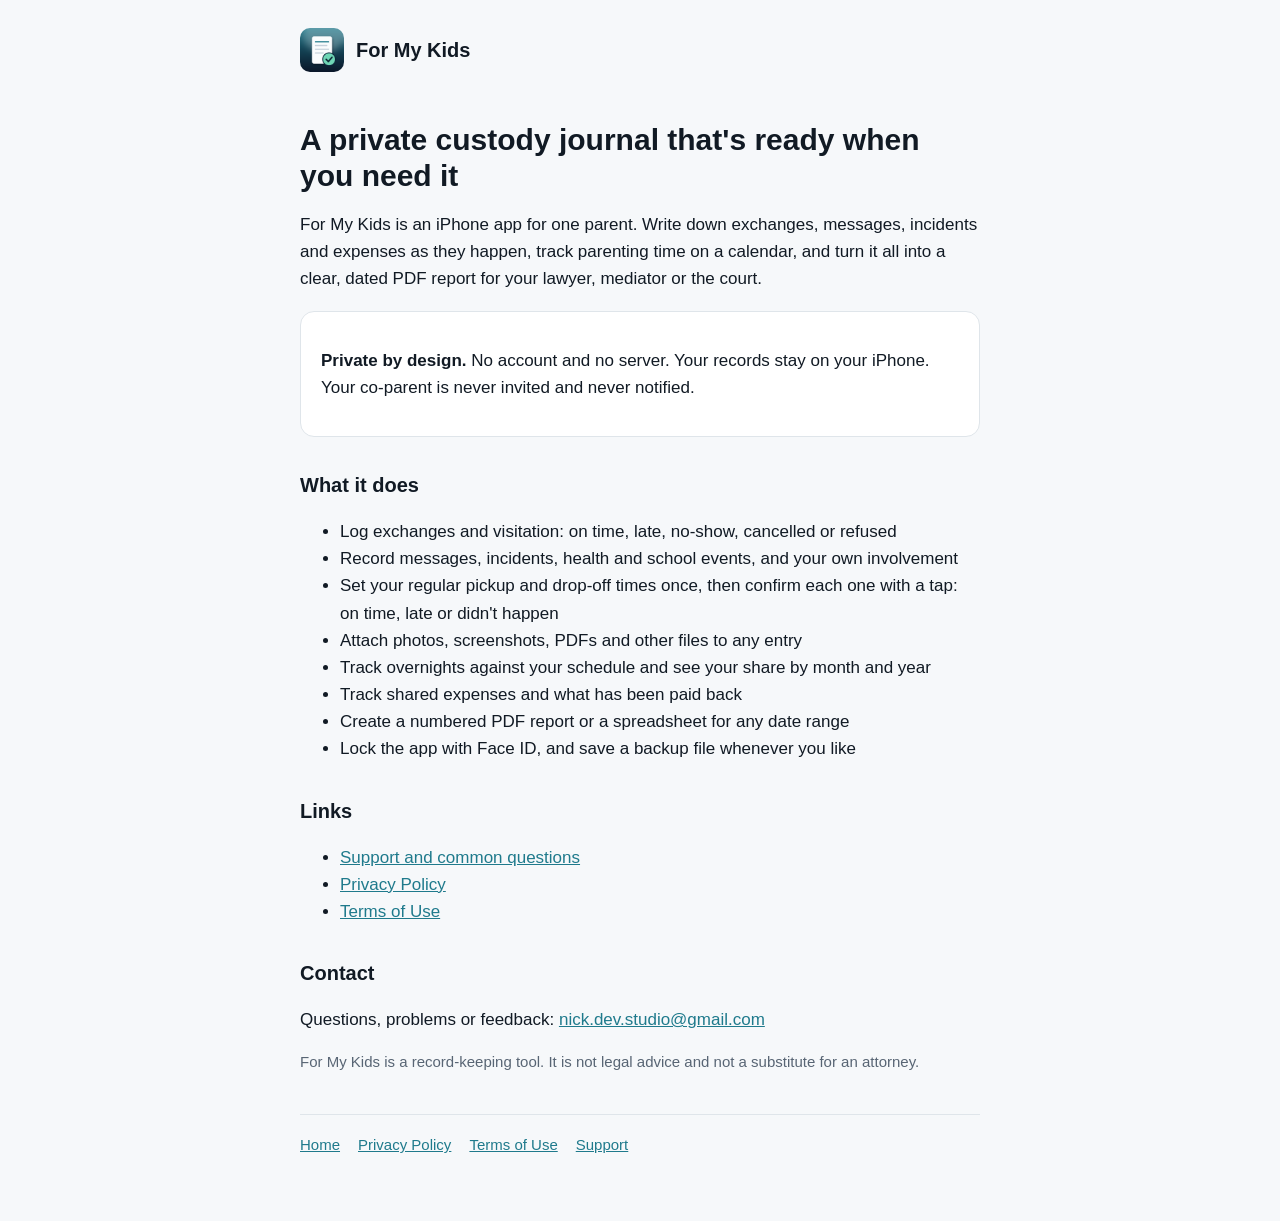
<file: index.html>
<!doctype html>
<html lang="en">
<head>
<meta charset="utf-8">
<meta name="viewport" content="width=device-width, initial-scale=1">
<title>For My Kids: custody log and journal</title>
<link rel="stylesheet" href="style.css">
</head>
<body>
<header><img src="icon.png" alt=""><a href="index.html">For My Kids</a></header>
<main>
<h1>A private custody journal that's ready when you need it</h1>
<p>For My Kids is an iPhone app for one parent. Write down exchanges, messages, incidents and expenses as they happen, track parenting time on a calendar, and turn it all into a clear, dated PDF report for your lawyer, mediator or the court.</p>
<div class="card">
<p><strong>Private by design.</strong> No account and no server. Your records stay on your iPhone. Your co-parent is never invited and never notified.</p>
</div>
<h2>What it does</h2>
<ul>
<li>Log exchanges and visitation: on time, late, no-show, cancelled or refused</li>
<li>Record messages, incidents, health and school events, and your own involvement</li>
<li>Set your regular pickup and drop-off times once, then confirm each one with a tap: on time, late or didn't happen</li>
<li>Attach photos, screenshots, PDFs and other files to any entry</li>
<li>Track overnights against your schedule and see your share by month and year</li>
<li>Track shared expenses and what has been paid back</li>
<li>Create a numbered PDF report or a spreadsheet for any date range</li>
<li>Lock the app with Face ID, and save a backup file whenever you like</li>
</ul>
<h2>Links</h2>
<ul>
<li><a href="support.html">Support and common questions</a></li>
<li><a href="privacy.html">Privacy Policy</a></li>
<li><a href="terms.html">Terms of Use</a></li>
</ul>
<h2>Contact</h2>
<p>Questions, problems or feedback: <a href="mailto:nick.dev.studio@gmail.com">nick.dev.studio@gmail.com</a></p>
<p class="muted">For My Kids is a record-keeping tool. It is not legal advice and not a substitute for an attorney.</p>
<nav><a href="index.html">Home</a><a href="privacy.html">Privacy Policy</a><a href="terms.html">Terms of Use</a><a href="support.html">Support</a></nav>
</main>
</body>
</html>
</file>
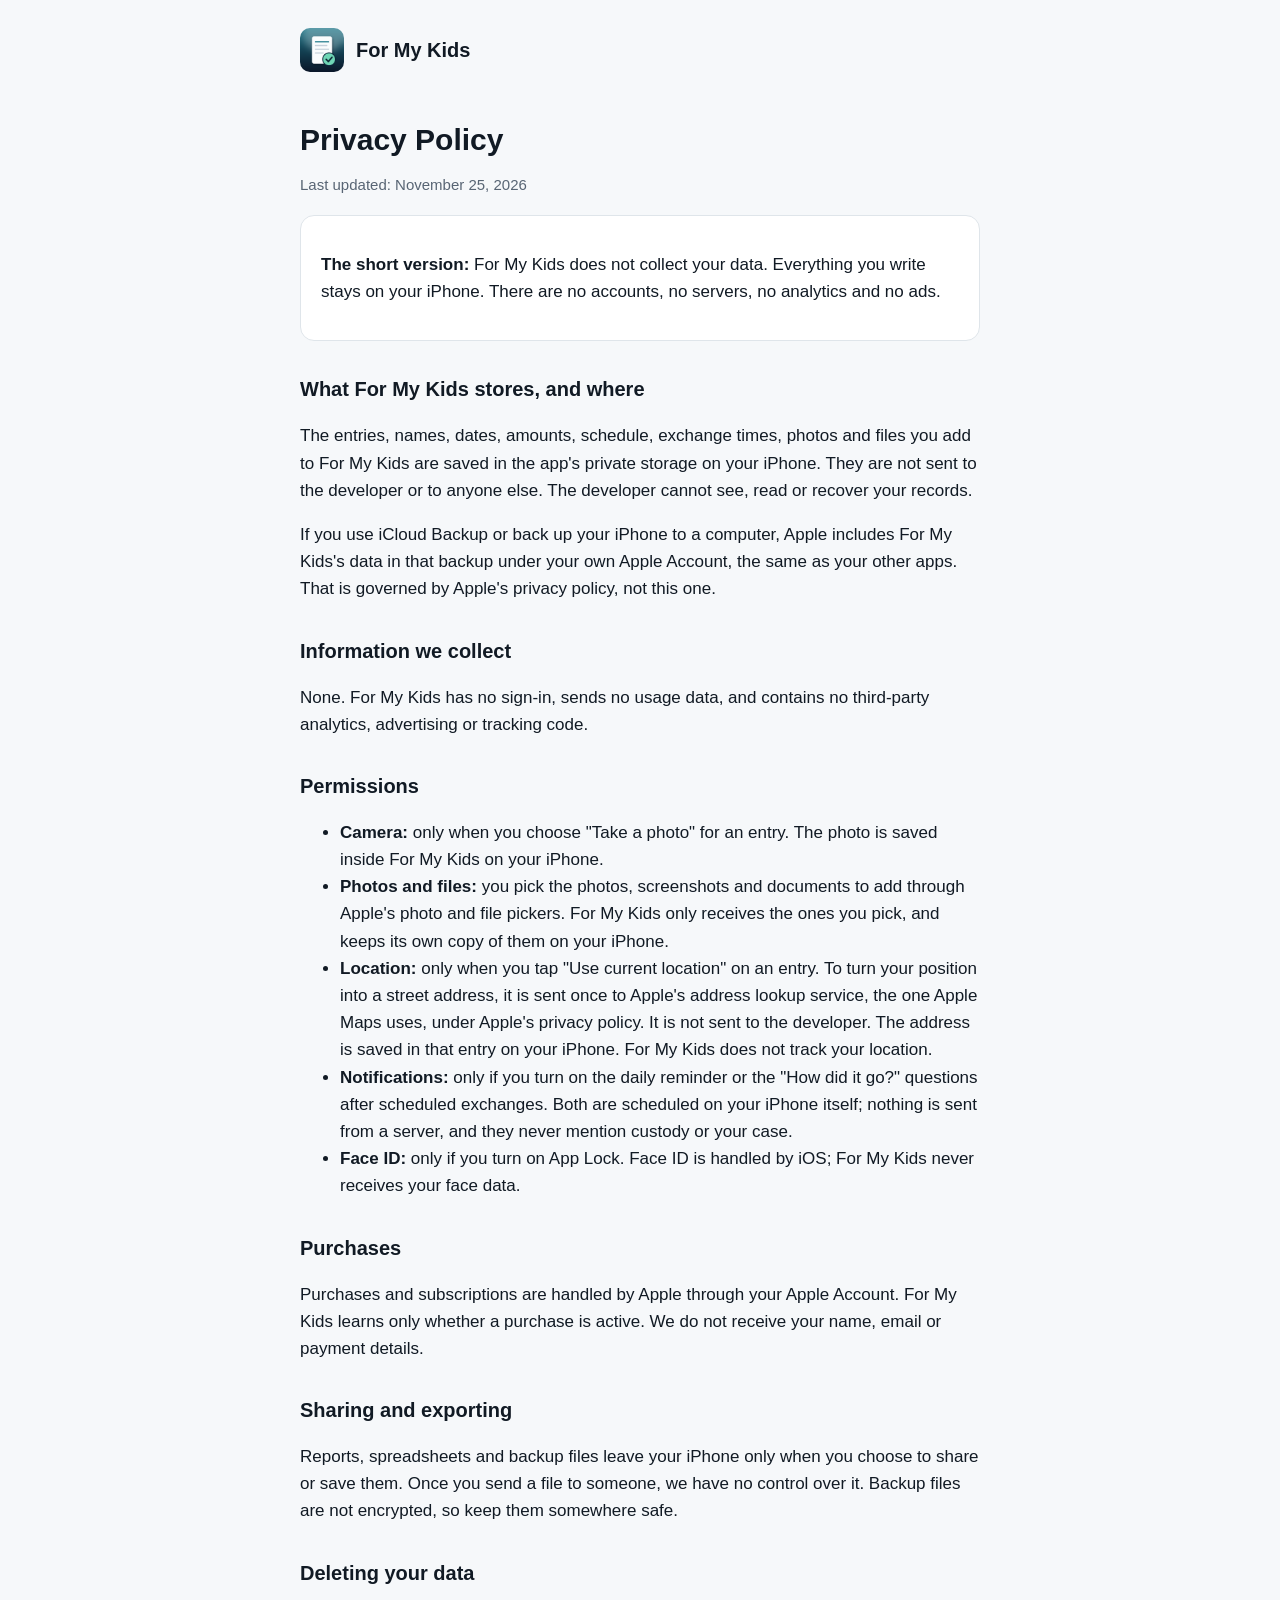
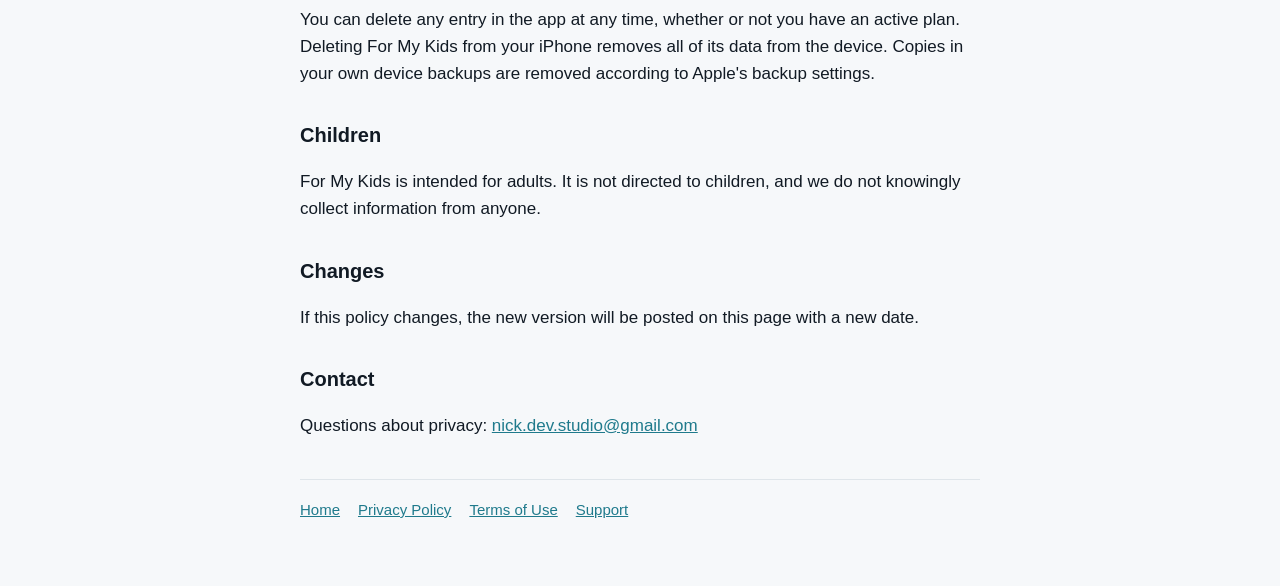
<file: privacy.html>
<!doctype html>
<html lang="en">
<head>
<meta charset="utf-8">
<meta name="viewport" content="width=device-width, initial-scale=1">
<title>For My Kids Privacy Policy</title>
<link rel="stylesheet" href="style.css">
</head>
<body>
<header><img src="icon.png" alt=""><a href="index.html">For My Kids</a></header>
<main>
<h1>Privacy Policy</h1>
<p class="muted">Last updated: November 25, 2026</p>
<div class="card"><p><strong>The short version:</strong> For My Kids does not collect your data. Everything you write stays on your iPhone. There are no accounts, no servers, no analytics and no ads.</p></div>

<h2>What For My Kids stores, and where</h2>
<p>The entries, names, dates, amounts, schedule, exchange times, photos and files you add to For My Kids are saved in the app's private storage on your iPhone. They are not sent to the developer or to anyone else. The developer cannot see, read or recover your records.</p>
<p>If you use iCloud Backup or back up your iPhone to a computer, Apple includes For My Kids's data in that backup under your own Apple Account, the same as your other apps. That is governed by Apple's privacy policy, not this one.</p>

<h2>Information we collect</h2>
<p>None. For My Kids has no sign-in, sends no usage data, and contains no third-party analytics, advertising or tracking code.</p>

<h2>Permissions</h2>
<ul>
<li><strong>Camera:</strong> only when you choose "Take a photo" for an entry. The photo is saved inside For My Kids on your iPhone.</li>
<li><strong>Photos and files:</strong> you pick the photos, screenshots and documents to add through Apple's photo and file pickers. For My Kids only receives the ones you pick, and keeps its own copy of them on your iPhone.</li>
<li><strong>Location:</strong> only when you tap "Use current location" on an entry. To turn your position into a street address, it is sent once to Apple's address lookup service, the one Apple Maps uses, under Apple's privacy policy. It is not sent to the developer. The address is saved in that entry on your iPhone. For My Kids does not track your location.</li>
<li><strong>Notifications:</strong> only if you turn on the daily reminder or the "How did it go?" questions after scheduled exchanges. Both are scheduled on your iPhone itself; nothing is sent from a server, and they never mention custody or your case.</li>
<li><strong>Face ID:</strong> only if you turn on App Lock. Face ID is handled by iOS; For My Kids never receives your face data.</li>
</ul>

<h2>Purchases</h2>
<p>Purchases and subscriptions are handled by Apple through your Apple Account. For My Kids learns only whether a purchase is active. We do not receive your name, email or payment details.</p>

<h2>Sharing and exporting</h2>
<p>Reports, spreadsheets and backup files leave your iPhone only when you choose to share or save them. Once you send a file to someone, we have no control over it. Backup files are not encrypted, so keep them somewhere safe.</p>

<h2>Deleting your data</h2>
<p>You can delete any entry in the app at any time, whether or not you have an active plan. Deleting For My Kids from your iPhone removes all of its data from the device. Copies in your own device backups are removed according to Apple's backup settings.</p>

<h2>Children</h2>
<p>For My Kids is intended for adults. It is not directed to children, and we do not knowingly collect information from anyone.</p>

<h2>Changes</h2>
<p>If this policy changes, the new version will be posted on this page with a new date.</p>

<h2>Contact</h2>
<p>Questions about privacy: <a href="mailto:nick.dev.studio@gmail.com">nick.dev.studio@gmail.com</a></p>
<nav><a href="index.html">Home</a><a href="privacy.html">Privacy Policy</a><a href="terms.html">Terms of Use</a><a href="support.html">Support</a></nav>
</main>
</body>
</html>
</file>
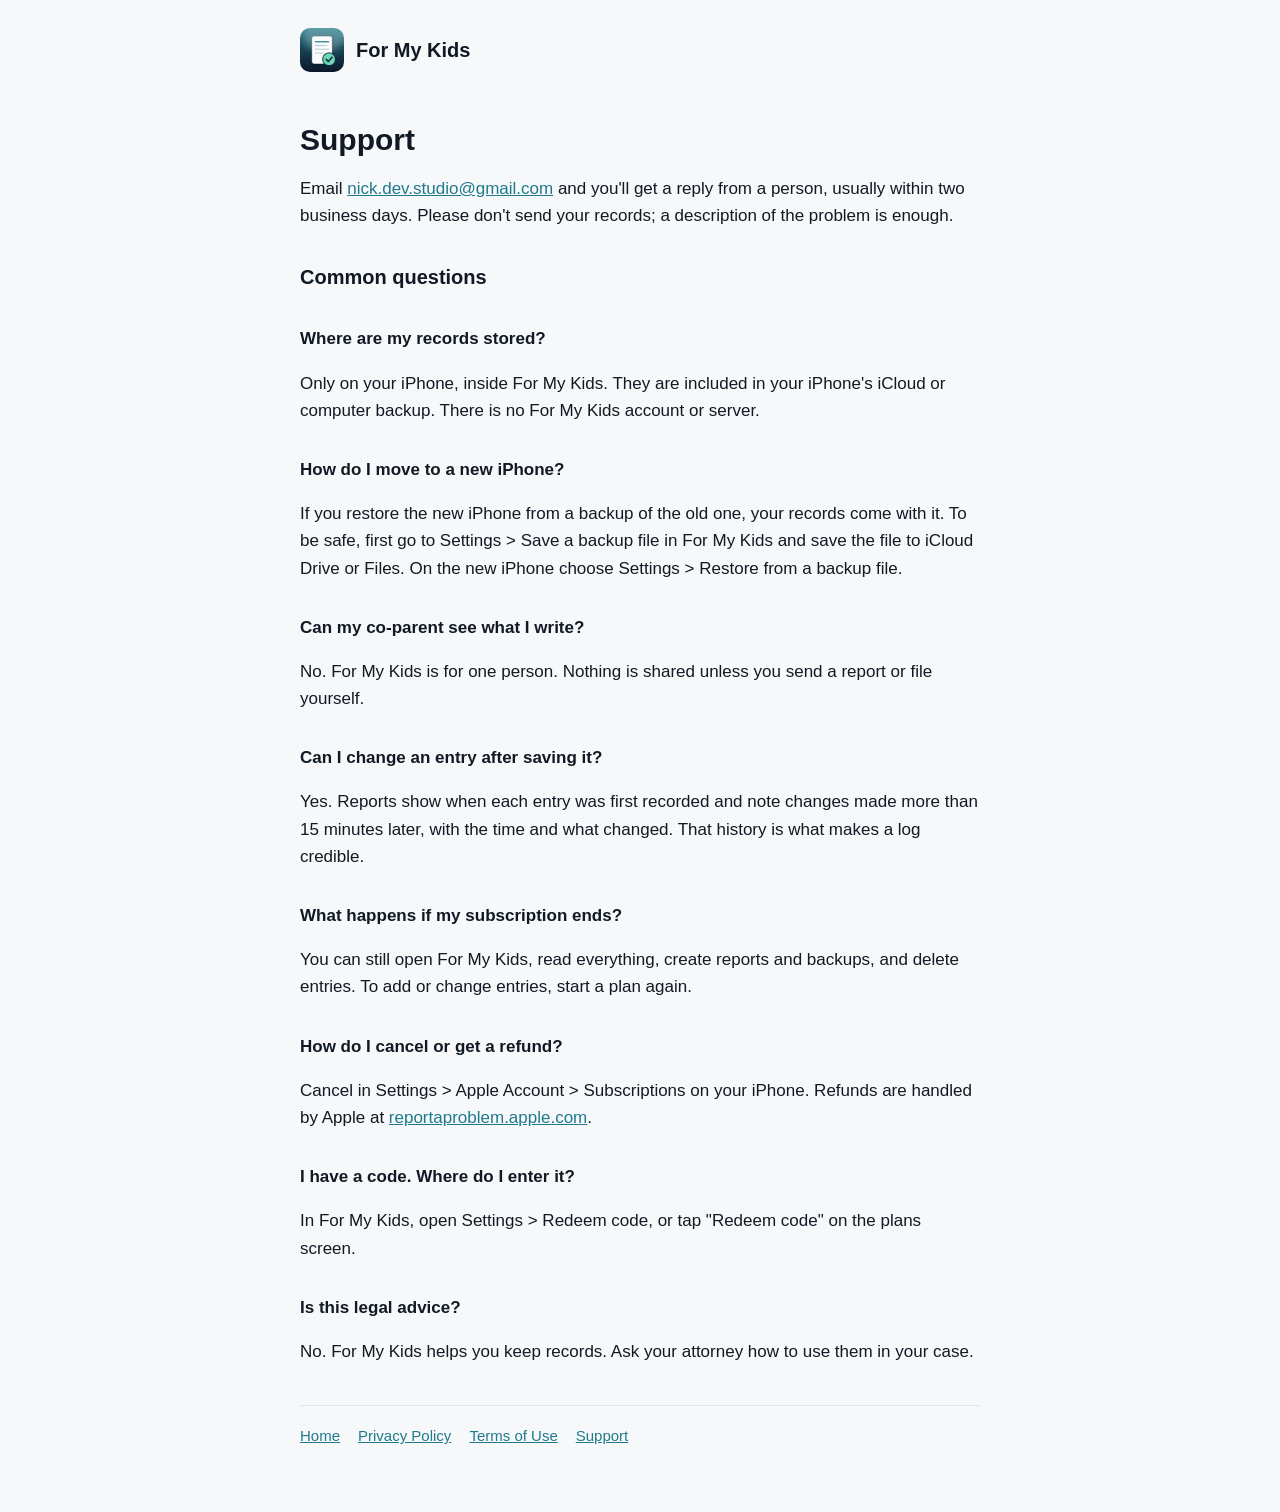
<file: support.html>
<!doctype html>
<html lang="en">
<head>
<meta charset="utf-8">
<meta name="viewport" content="width=device-width, initial-scale=1">
<title>For My Kids Support</title>
<link rel="stylesheet" href="style.css">
</head>
<body>
<header><img src="icon.png" alt=""><a href="index.html">For My Kids</a></header>
<main>
<h1>Support</h1>
<p>Email <a href="mailto:nick.dev.studio@gmail.com">nick.dev.studio@gmail.com</a> and you'll get a reply from a person, usually within two business days. Please don't send your records; a description of the problem is enough.</p>

<h2>Common questions</h2>
<h2 style="font-size:17px">Where are my records stored?</h2>
<p>Only on your iPhone, inside For My Kids. They are included in your iPhone's iCloud or computer backup. There is no For My Kids account or server.</p>
<h2 style="font-size:17px">How do I move to a new iPhone?</h2>
<p>If you restore the new iPhone from a backup of the old one, your records come with it. To be safe, first go to Settings &gt; Save a backup file in For My Kids and save the file to iCloud Drive or Files. On the new iPhone choose Settings &gt; Restore from a backup file.</p>
<h2 style="font-size:17px">Can my co-parent see what I write?</h2>
<p>No. For My Kids is for one person. Nothing is shared unless you send a report or file yourself.</p>
<h2 style="font-size:17px">Can I change an entry after saving it?</h2>
<p>Yes. Reports show when each entry was first recorded and note changes made more than 15 minutes later, with the time and what changed. That history is what makes a log credible.</p>
<h2 style="font-size:17px">What happens if my subscription ends?</h2>
<p>You can still open For My Kids, read everything, create reports and backups, and delete entries. To add or change entries, start a plan again.</p>
<h2 style="font-size:17px">How do I cancel or get a refund?</h2>
<p>Cancel in Settings &gt; Apple Account &gt; Subscriptions on your iPhone. Refunds are handled by Apple at <a href="https://reportaproblem.apple.com">reportaproblem.apple.com</a>.</p>
<h2 style="font-size:17px">I have a code. Where do I enter it?</h2>
<p>In For My Kids, open Settings &gt; Redeem code, or tap "Redeem code" on the plans screen.</p>
<h2 style="font-size:17px">Is this legal advice?</h2>
<p>No. For My Kids helps you keep records. Ask your attorney how to use them in your case.</p>
<nav><a href="index.html">Home</a><a href="privacy.html">Privacy Policy</a><a href="terms.html">Terms of Use</a><a href="support.html">Support</a></nav>
</main>
</body>
</html>
</file>
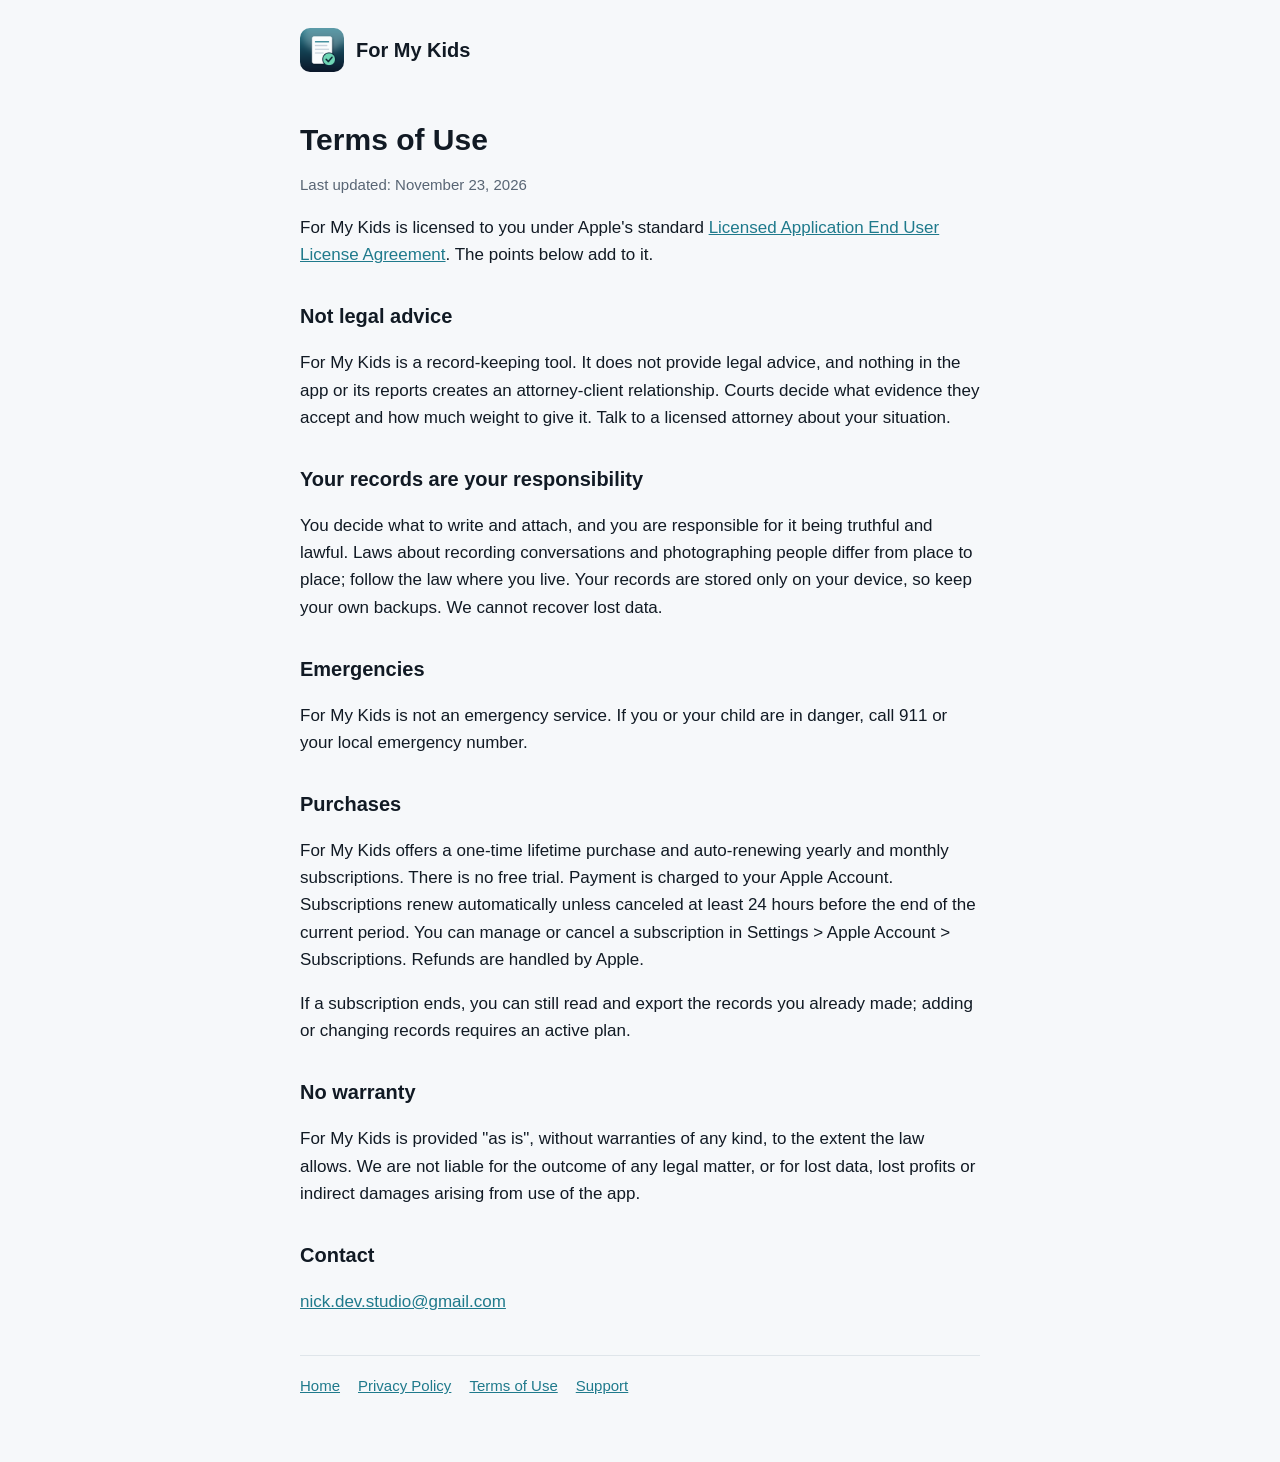
<file: terms.html>
<!doctype html>
<html lang="en">
<head>
<meta charset="utf-8">
<meta name="viewport" content="width=device-width, initial-scale=1">
<title>For My Kids Terms of Use</title>
<link rel="stylesheet" href="style.css">
</head>
<body>
<header><img src="icon.png" alt=""><a href="index.html">For My Kids</a></header>
<main>
<h1>Terms of Use</h1>
<p class="muted">Last updated: November 23, 2026</p>
<p>For My Kids is licensed to you under Apple's standard <a href="https://www.apple.com/legal/internet-services/itunes/dev/stdeula/">Licensed Application End User License Agreement</a>. The points below add to it.</p>

<h2>Not legal advice</h2>
<p>For My Kids is a record-keeping tool. It does not provide legal advice, and nothing in the app or its reports creates an attorney-client relationship. Courts decide what evidence they accept and how much weight to give it. Talk to a licensed attorney about your situation.</p>

<h2>Your records are your responsibility</h2>
<p>You decide what to write and attach, and you are responsible for it being truthful and lawful. Laws about recording conversations and photographing people differ from place to place; follow the law where you live. Your records are stored only on your device, so keep your own backups. We cannot recover lost data.</p>

<h2>Emergencies</h2>
<p>For My Kids is not an emergency service. If you or your child are in danger, call 911 or your local emergency number.</p>

<h2>Purchases</h2>
<p>For My Kids offers a one-time lifetime purchase and auto-renewing yearly and monthly subscriptions. There is no free trial. Payment is charged to your Apple Account. Subscriptions renew automatically unless canceled at least 24 hours before the end of the current period. You can manage or cancel a subscription in Settings &gt; Apple Account &gt; Subscriptions. Refunds are handled by Apple.</p>
<p>If a subscription ends, you can still read and export the records you already made; adding or changing records requires an active plan.</p>

<h2>No warranty</h2>
<p>For My Kids is provided "as is", without warranties of any kind, to the extent the law allows. We are not liable for the outcome of any legal matter, or for lost data, lost profits or indirect damages arising from use of the app.</p>

<h2>Contact</h2>
<p><a href="mailto:nick.dev.studio@gmail.com">nick.dev.studio@gmail.com</a></p>
<nav><a href="index.html">Home</a><a href="privacy.html">Privacy Policy</a><a href="terms.html">Terms of Use</a><a href="support.html">Support</a></nav>
</main>
</body>
</html>
</file>
<file: style.css>
:root { --bg:#f6f8fa; --card:#ffffff; --ink:#111a24; --muted:#586574; --accent:#1f7a8c; --line:#dfe5ea; }
@media (prefers-color-scheme: dark) { :root { --bg:#0e1a2b; --card:#17263c; --ink:#eef3f8; --muted:#9db0cb; --accent:#6fd6b5; --line:#2b4161; } }
* { box-sizing: border-box; }
body { margin:0; background:var(--bg); color:var(--ink); font:17px/1.6 -apple-system, BlinkMacSystemFont, "Segoe UI", Roboto, Helvetica, Arial, sans-serif; }
main { max-width:720px; margin:0 auto; padding:32px 20px 64px; }
header { max-width:720px; margin:0 auto; padding:28px 20px 0; display:flex; align-items:center; gap:12px; }
header img { width:44px; height:44px; border-radius:10px; }
header a { color:var(--ink); text-decoration:none; font-weight:700; font-size:20px; }
h1 { font-size:30px; line-height:1.2; margin:18px 0 8px; }
h2 { font-size:20px; margin:32px 0 8px; }
p, li { color:var(--ink); }
.muted { color:var(--muted); font-size:15px; }
a { color:var(--accent); }
.card { background:var(--card); border:1px solid var(--line); border-radius:14px; padding:18px 20px; margin:18px 0; }
nav { margin-top:40px; padding-top:18px; border-top:1px solid var(--line); font-size:15px; display:flex; gap:18px; flex-wrap:wrap; }
</file>
